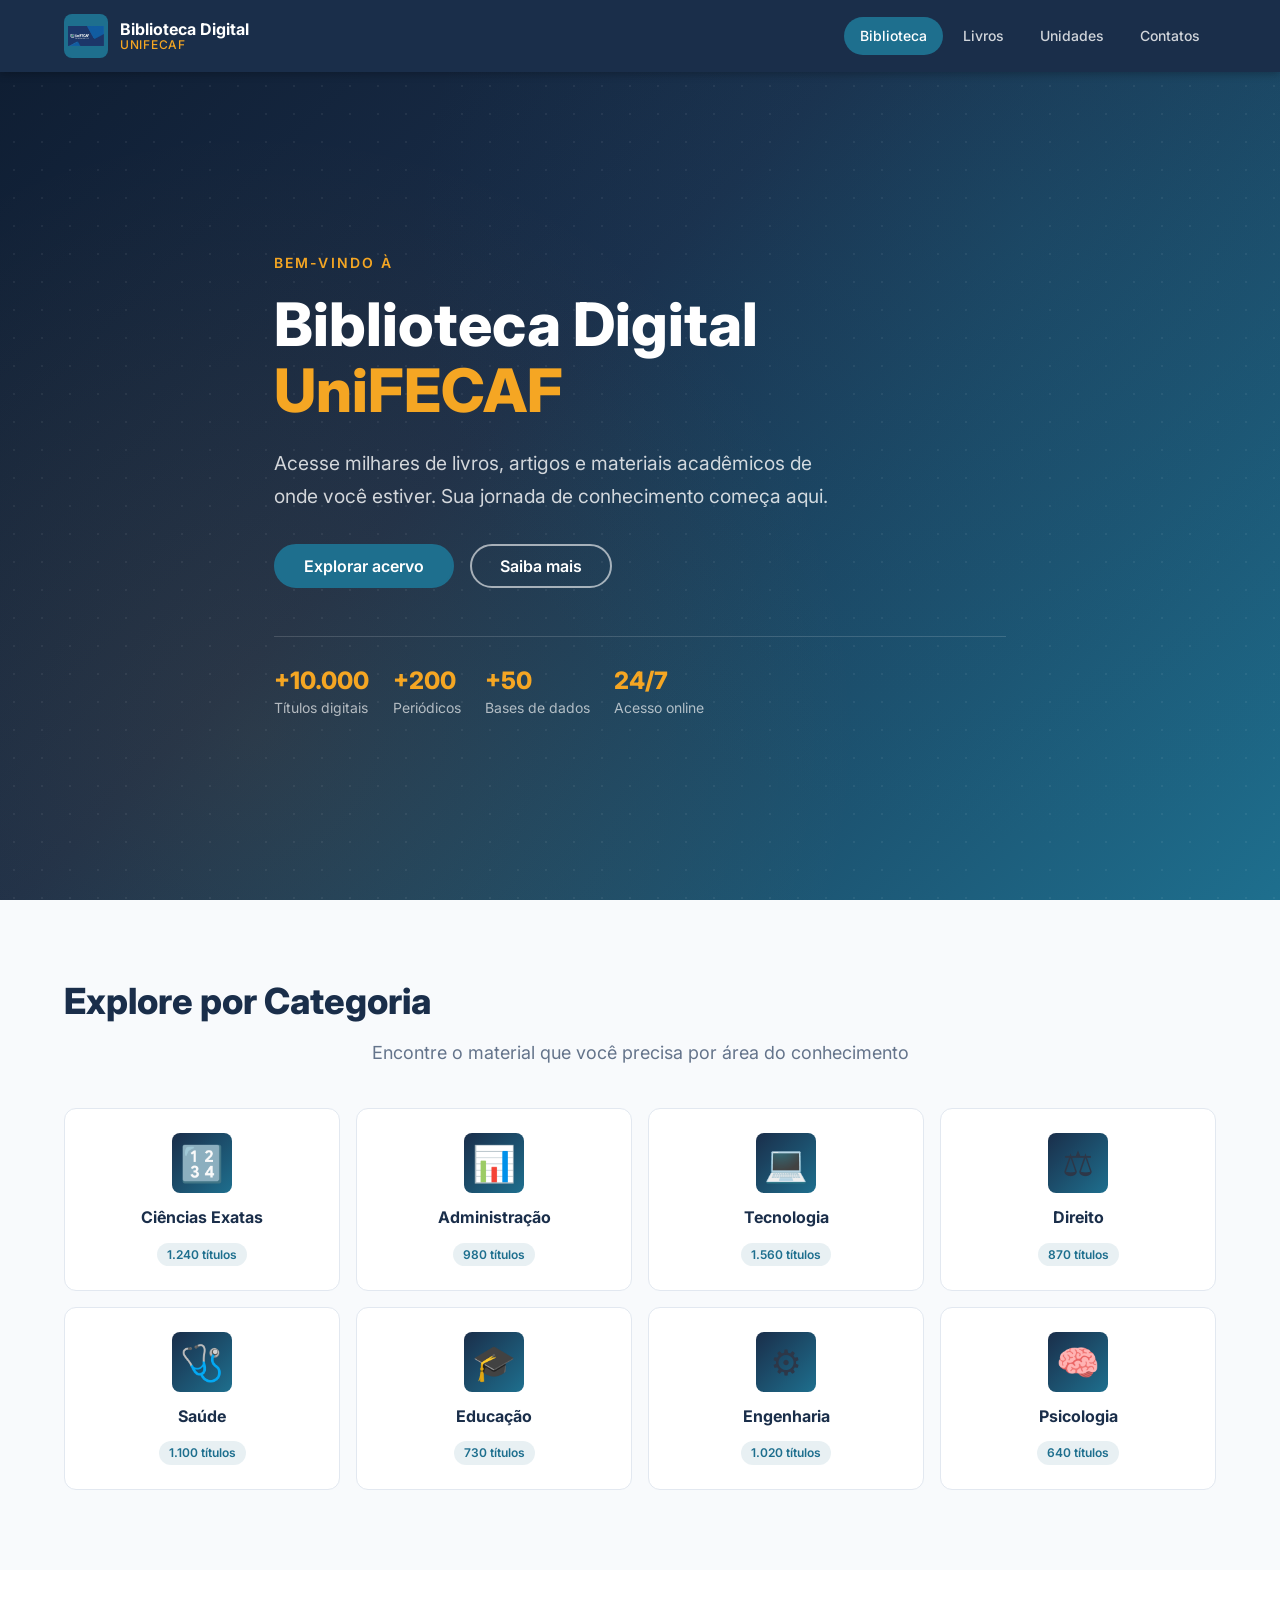
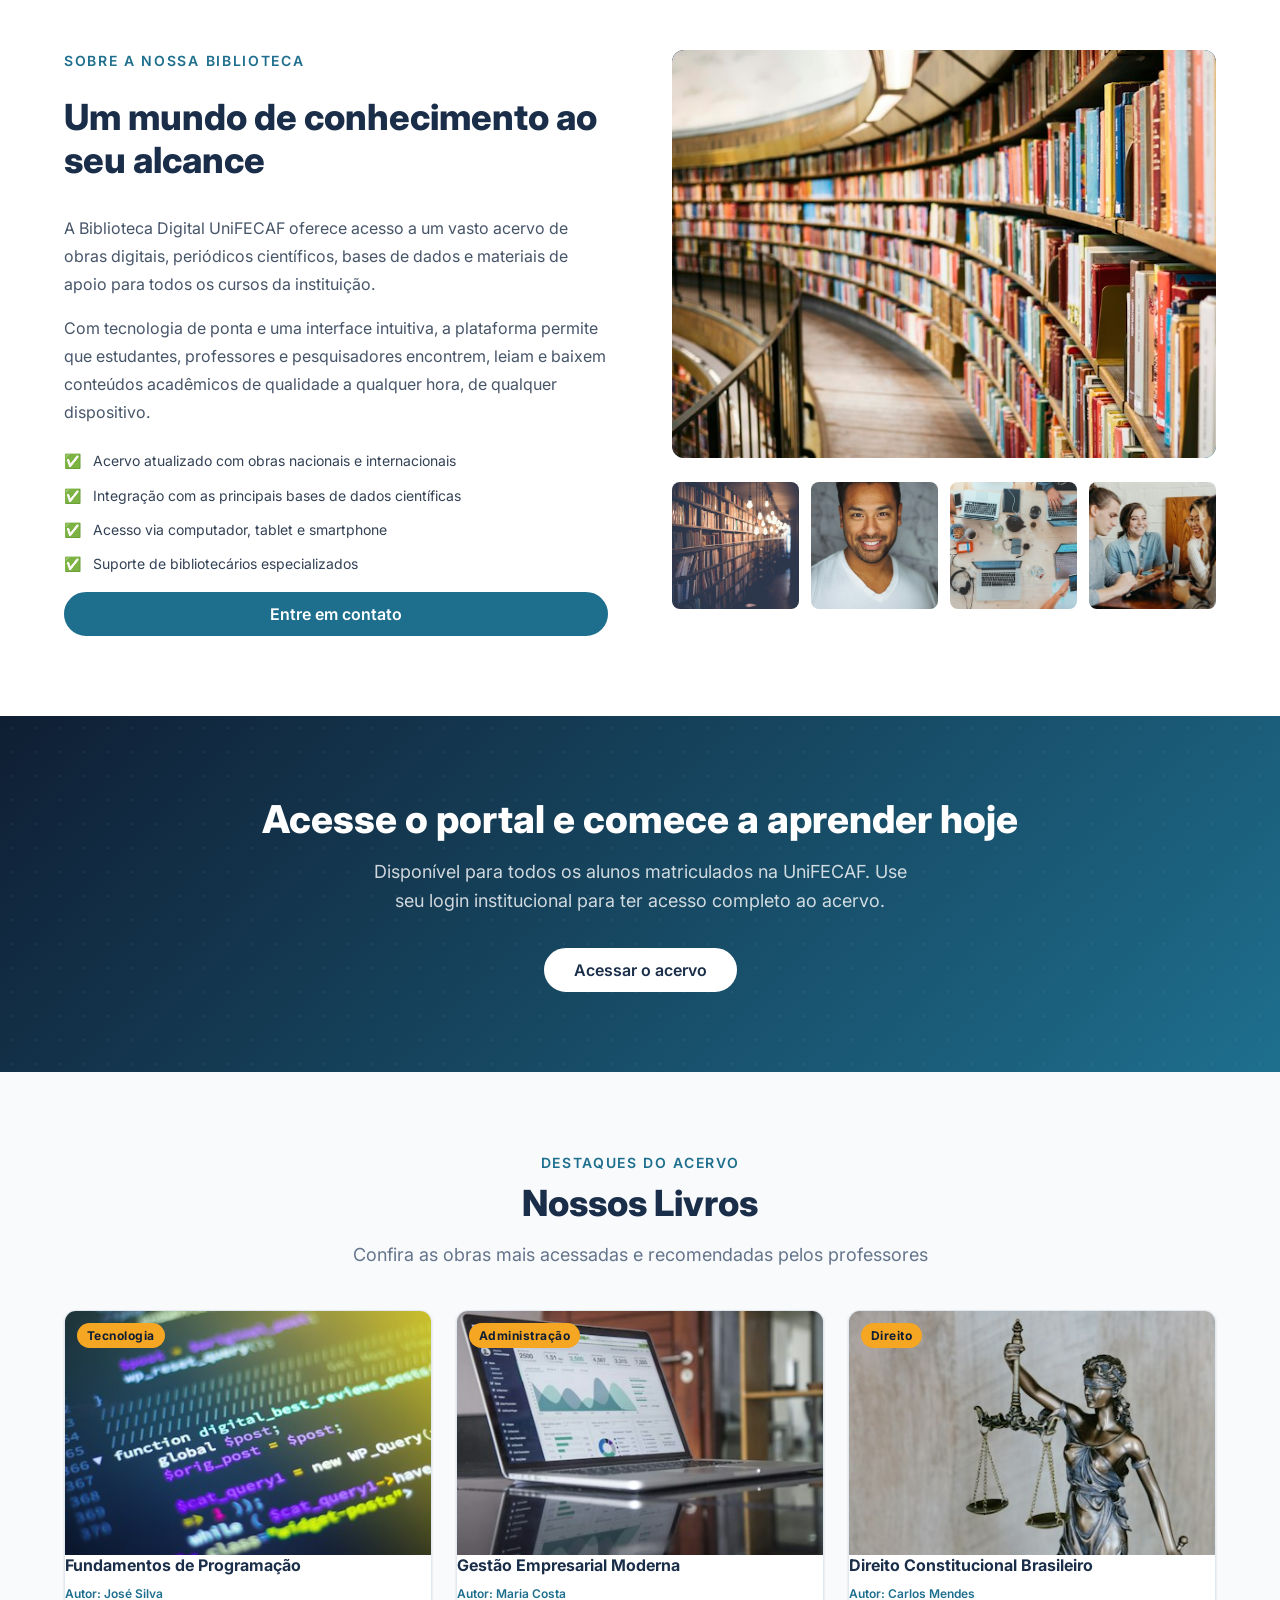
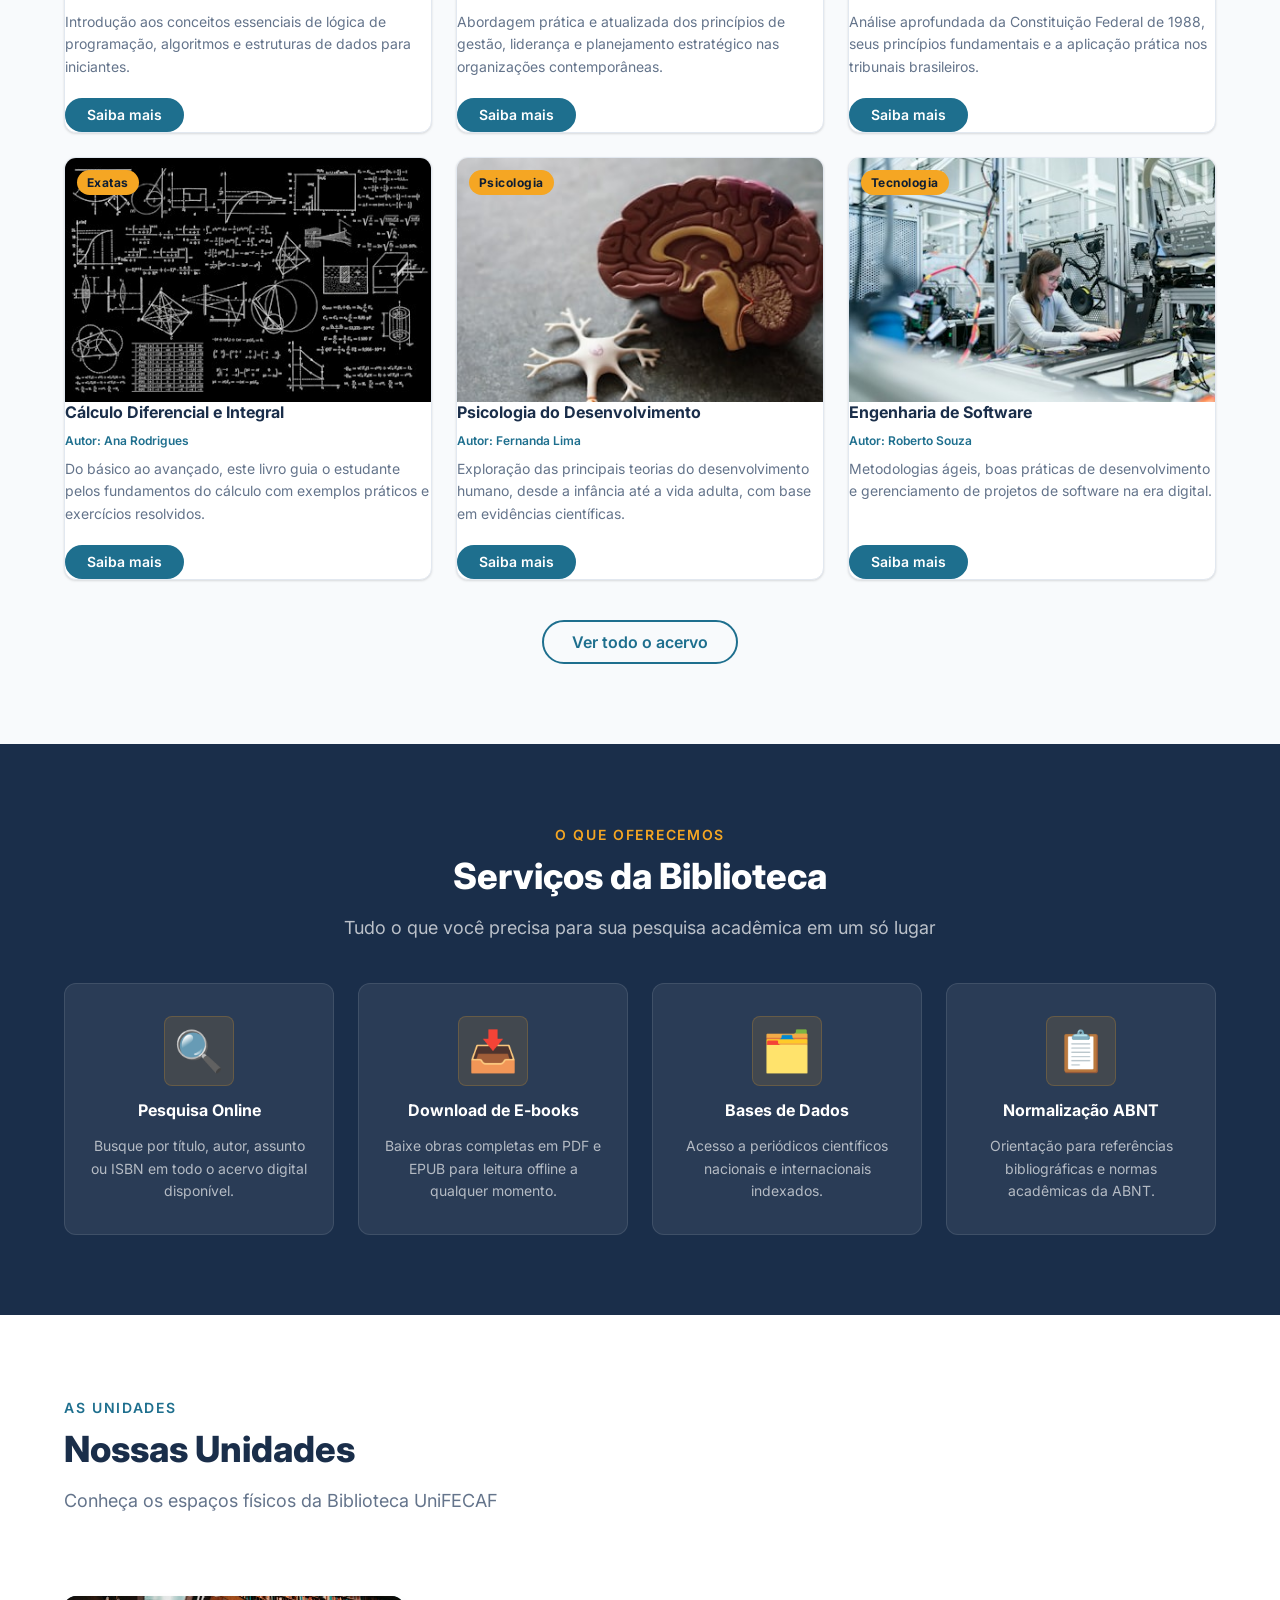
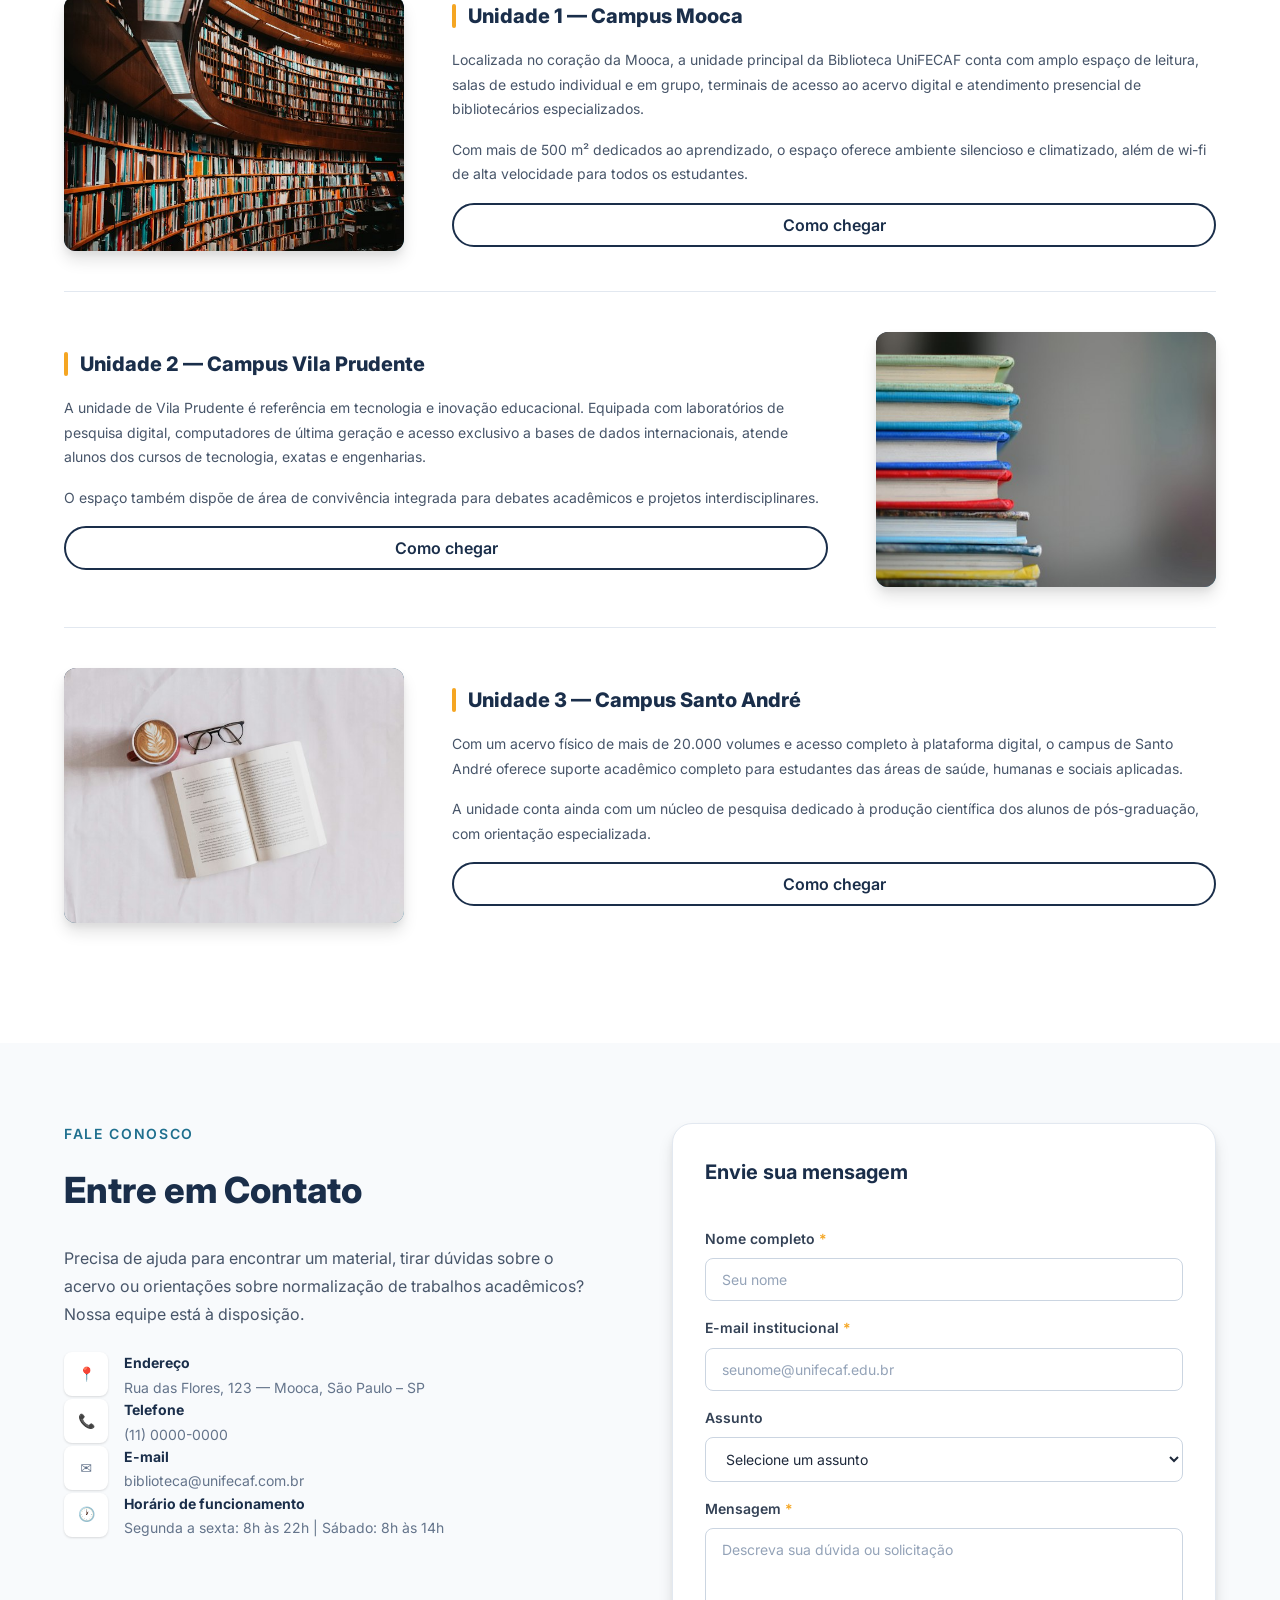
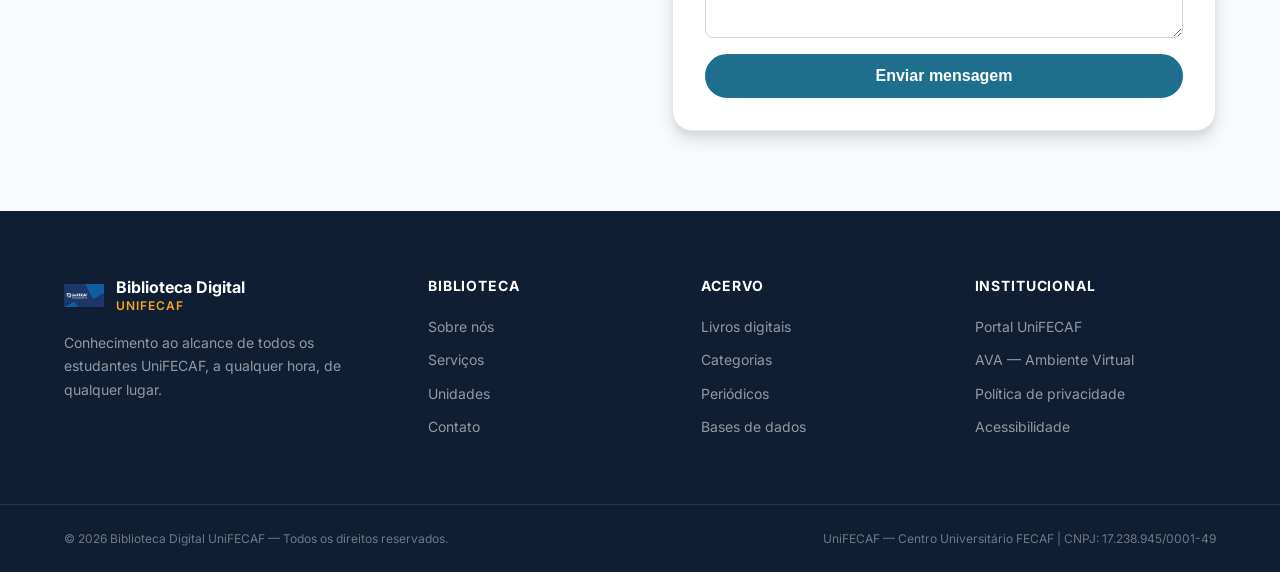
<file: index.html>
﻿<!DOCTYPE html>
<html lang="pt-BR">
<head>
  <meta charset="UTF-8" />
  <meta name="viewport" content="width=device-width, initial-scale=1.0" />
  <meta name="description" content="Biblioteca Digital UniFECAF — Acesso a livros, materiais acadêmicos e conteúdos de apoio à aprendizagem." />
  <title>Biblioteca Digital UniFECAF</title>
  <link rel="stylesheet" href="css/style.css" />
  <!-- Favicon inline SVG -->
  <link rel="icon" href="data:image/svg+xml,<svg xmlns='http://www.w3.org/2000/svg' viewBox='0 0 100 100'><text y='.9em' font-size='90'>📚</text></svg>" />
  <!-- Google Fonts -->
  <link rel="preconnect" href="https://fonts.googleapis.com" />
  <link rel="preconnect" href="https://fonts.gstatic.com" crossorigin />
  <link href="https://fonts.googleapis.com/css2?family=Inter:wght@400;500;600;700;800&display=swap" rel="stylesheet" />
</head>
<body>

  <!-- Skip link acessibilidade -->
  <a class="skip-link" href="#main-content">Pular para o conteúdo principal</a>

  <!-- ========== HEADER / NAV ========== -->
  <header class="header" role="banner">
    <div class="container header__inner">

      <!-- Logo -->
      <a href="#inicio" class="header__logo" aria-label="Biblioteca Digital UniFECAF — Página inicial">
        <div class="logo-mark" aria-hidden="true">
          <img src="assets/imagens/logo-unifecaf.png" alt="Logo UniFECAF" style="width:36px;height:36px;object-fit:contain;border-radius:4px;" />
        </div>
        <div class="logo-text">
          <span class="logo-text__main">Biblioteca Digital</span>
          <span class="logo-text__sub">UniFECAF</span>
        </div>
      </a>

      <!-- Mobile hamburger -->
      <button class="nav-toggle" id="navToggle" aria-controls="mainNav" aria-expanded="false" aria-label="Abrir menu de navegação">
        <span class="nav-toggle__bar"></span>
        <span class="nav-toggle__bar"></span>
        <span class="nav-toggle__bar"></span>
      </button>

      <!-- Navigation -->
      <nav class="nav" id="mainNav" role="navigation" aria-label="Menu principal">
        <ul class="nav__list">
          <li class="nav__item"><a href="#inicio"     class="nav__link">Biblioteca</a></li>
          <li class="nav__item"><a href="#livros"     class="nav__link">Livros</a></li>
          <li class="nav__item"><a href="#unidades"   class="nav__link">Unidades</a></li>
          <li class="nav__item"><a href="#contato"    class="nav__link">Contatos</a></li>
        </ul>
      </nav>

    </div>
  </header>

  <main id="main-content">

    <!-- ========== HERO ========== -->
    <section class="hero" id="inicio" aria-label="Destaque principal">
      <div class="hero__overlay" aria-hidden="true"></div>
      <div class="container hero__content">
        <p class="hero__eyebrow">Bem-vindo à</p>
        <h1 class="hero__title">Biblioteca Digital<br><span>UniFECAF</span></h1>
        <p class="hero__subtitle">
          Acesse milhares de livros, artigos e materiais acadêmicos de onde você estiver.
          Sua jornada de conhecimento começa aqui.
        </p>
        <div class="hero__actions">
          <a href="#livros" class="btn btn--primary">Explorar acervo</a>
          <a href="#sobre"  class="btn btn--outline">Saiba mais</a>
        </div>
        <!-- Stats bar -->
        <div class="hero__stats" aria-label="Números da biblioteca">
          <div class="hero__stat">
            <strong>+10.000</strong>
            <span>Títulos digitais</span>
          </div>
          <div class="hero__stat">
            <strong>+200</strong>
            <span>Periódicos</span>
          </div>
          <div class="hero__stat">
            <strong>+50</strong>
            <span>Bases de dados</span>
          </div>
          <div class="hero__stat">
            <strong>24/7</strong>
            <span>Acesso online</span>
          </div>
        </div>
      </div>
    </section>

    <!-- ========== CATEGORIAS ========== -->
    <section class="categorias" id="categorias" aria-labelledby="categorias-titulo">
      <div class="container">
        <h2 class="section-title" id="categorias-titulo">Explore por Categoria</h2>
        <p class="section-subtitle">Encontre o material que você precisa por área do conhecimento</p>
        <div class="categorias__grid">
          <a href="#livros" class="categoria-card" aria-label="Categoria: Ciências Exatas">
            <div class="categoria-card__icon" aria-hidden="true">🔢</div>
            <h3 class="categoria-card__title">Ciências Exatas</h3>
            <span class="categoria-card__count">1.240 títulos</span>
          </a>
          <a href="#livros" class="categoria-card" aria-label="Categoria: Administração">
            <div class="categoria-card__icon" aria-hidden="true">📊</div>
            <h3 class="categoria-card__title">Administração</h3>
            <span class="categoria-card__count">980 títulos</span>
          </a>
          <a href="#livros" class="categoria-card" aria-label="Categoria: Tecnologia da Informação">
            <div class="categoria-card__icon" aria-hidden="true">💻</div>
            <h3 class="categoria-card__title">Tecnologia</h3>
            <span class="categoria-card__count">1.560 títulos</span>
          </a>
          <a href="#livros" class="categoria-card" aria-label="Categoria: Direito">
            <div class="categoria-card__icon" aria-hidden="true">⚖️</div>
            <h3 class="categoria-card__title">Direito</h3>
            <span class="categoria-card__count">870 títulos</span>
          </a>
          <a href="#livros" class="categoria-card" aria-label="Categoria: Saúde">
            <div class="categoria-card__icon" aria-hidden="true">🩺</div>
            <h3 class="categoria-card__title">Saúde</h3>
            <span class="categoria-card__count">1.100 títulos</span>
          </a>
          <a href="#livros" class="categoria-card" aria-label="Categoria: Educação">
            <div class="categoria-card__icon" aria-hidden="true">🎓</div>
            <h3 class="categoria-card__title">Educação</h3>
            <span class="categoria-card__count">730 títulos</span>
          </a>
          <a href="#livros" class="categoria-card" aria-label="Categoria: Engenharia">
            <div class="categoria-card__icon" aria-hidden="true">⚙️</div>
            <h3 class="categoria-card__title">Engenharia</h3>
            <span class="categoria-card__count">1.020 títulos</span>
          </a>
          <a href="#livros" class="categoria-card" aria-label="Categoria: Psicologia">
            <div class="categoria-card__icon" aria-hidden="true">🧠</div>
            <h3 class="categoria-card__title">Psicologia</h3>
            <span class="categoria-card__count">640 títulos</span>
          </a>
        </div>
      </div>
    </section>

    <!-- ========== SOBRE A BIBLIOTECA ========== -->
    <section class="sobre" id="sobre" aria-labelledby="sobre-titulo">
      <div class="container sobre__grid">
        <!-- Text column -->
        <div class="sobre__text">
          <span class="eyebrow">Sobre a Nossa Biblioteca</span>
          <h2 class="section-title left" id="sobre-titulo">Um mundo de conhecimento ao seu alcance</h2>
          <p>
            A Biblioteca Digital UniFECAF oferece acesso a um vasto acervo de obras digitais,
            periódicos científicos, bases de dados e materiais de apoio para todos os cursos
            da instituição.
          </p>
          <p>
            Com tecnologia de ponta e uma interface intuitiva, a plataforma permite que
            estudantes, professores e pesquisadores encontrem, leiam e baixem conteúdos
            acadêmicos de qualidade a qualquer hora, de qualquer dispositivo.
          </p>
          <ul class="sobre__features" aria-label="Recursos da biblioteca">
            <li>
              <span class="feature-icon" aria-hidden="true">✅</span>
              Acervo atualizado com obras nacionais e internacionais
            </li>
            <li>
              <span class="feature-icon" aria-hidden="true">✅</span>
              Integração com as principais bases de dados científicas
            </li>
            <li>
              <span class="feature-icon" aria-hidden="true">✅</span>
              Acesso via computador, tablet e smartphone
            </li>
            <li>
              <span class="feature-icon" aria-hidden="true">✅</span>
              Suporte de bibliotecários especializados
            </li>
          </ul>
          <a href="#contato" class="btn btn--primary">Entre em contato</a>
        </div>
        <!-- Image column -->
        <div class="sobre__image-block">
          <div class="sobre__image-main">
            <img
              src="assets/imagens/sobre-biblioteca.jpg"
              alt="Estudantes utilizando a biblioteca digital em computadores e tablets"
              loading="lazy"
              onerror="this.style.display='none'; this.parentElement.classList.add('img-placeholder')"
            />
          </div>
          <!-- Mini gallery row -->
          <div class="sobre__gallery" aria-label="Galeria de imagens da biblioteca">
            <div class="gallery-thumb">
              <img
                src="assets/imagens/galeria-1.jpg"
                alt="Espaço de leitura da biblioteca"
                loading="lazy"
                onerror="this.style.display='none'; this.parentElement.classList.add('img-placeholder-sm')"
              />
            </div>
            <div class="gallery-thumb">
              <img
                src="assets/imagens/galeria-2.jpg"
                alt="Acervo físico da biblioteca"
                loading="lazy"
                onerror="this.style.display='none'; this.parentElement.classList.add('img-placeholder-sm')"
              />
            </div>
            <div class="gallery-thumb">
              <img
                src="assets/imagens/galeria-3.jpg"
                alt="Estudante pesquisando na plataforma digital"
                loading="lazy"
                onerror="this.style.display='none'; this.parentElement.classList.add('img-placeholder-sm')"
              />
            </div>
            <div class="gallery-thumb">
              <img
                src="assets/imagens/galeria-4.jpg"
                alt="Sala de estudo em grupo"
                loading="lazy"
                onerror="this.style.display='none'; this.parentElement.classList.add('img-placeholder-sm')"
              />
            </div>
          </div>
        </div>
      </div>
    </section>

    <!-- ========== BANNER CTA ========== -->
    <section class="banner-cta" aria-label="Chamada para acesso ao portal">
      <div class="banner-cta__overlay" aria-hidden="true"></div>
      <div class="container banner-cta__content">
        <h2 class="banner-cta__title">Acesse o portal e comece a aprender hoje</h2>
        <p class="banner-cta__subtitle">
          Disponível para todos os alunos matriculados na UniFECAF.
          Use seu login institucional para ter acesso completo ao acervo.
        </p>
        <a href="#livros" class="btn btn--white">Acessar o acervo</a>
      </div>
    </section>

    <!-- ========== NOSSOS LIVROS ========== -->
    <section class="livros" id="livros" aria-labelledby="livros-titulo">
      <div class="container">
        <span class="eyebrow center">Destaques do Acervo</span>
        <h2 class="section-title center" id="livros-titulo">Nossos Livros</h2>
        <p class="section-subtitle">Confira as obras mais acessadas e recomendadas pelos professores</p>

        <div class="livros__grid">

          <!-- Card 1 -->
          <article class="livro-card" aria-label="Livro: Fundamentos de Programação">
            <div class="livro-card__img">
              <img
                src="assets/imagens/livro-1.jpg"
                alt="Capa do livro Fundamentos de Programação"
                loading="lazy"
                onerror="this.style.display='none'; this.parentElement.classList.add('livro-img-placeholder')"
              />
              <span class="livro-card__badge">Tecnologia</span>
            </div>
            <div class="livro-card__body">
              <h3 class="livro-card__title">Fundamentos de Programação</h3>
              <p class="livro-card__author">Autor: José Silva</p>
              <p class="livro-card__desc">
                Introdução aos conceitos essenciais de lógica de programação,
                algoritmos e estruturas de dados para iniciantes.
              </p>
              <a href="#" class="btn btn--primary btn--sm" aria-label="Saiba mais sobre Fundamentos de Programação">Saiba mais</a>
            </div>
          </article>

          <!-- Card 2 -->
          <article class="livro-card" aria-label="Livro: Gestão Empresarial Moderna">
            <div class="livro-card__img">
              <img
                src="assets/imagens/livro-2.jpg"
                alt="Capa do livro Gestão Empresarial Moderna"
                loading="lazy"
                onerror="this.style.display='none'; this.parentElement.classList.add('livro-img-placeholder')"
              />
              <span class="livro-card__badge">Administração</span>
            </div>
            <div class="livro-card__body">
              <h3 class="livro-card__title">Gestão Empresarial Moderna</h3>
              <p class="livro-card__author">Autor: Maria Costa</p>
              <p class="livro-card__desc">
                Abordagem prática e atualizada dos princípios de gestão,
                liderança e planejamento estratégico nas organizações contemporâneas.
              </p>
              <a href="#" class="btn btn--primary btn--sm" aria-label="Saiba mais sobre Gestão Empresarial Moderna">Saiba mais</a>
            </div>
          </article>

          <!-- Card 3 -->
          <article class="livro-card" aria-label="Livro: Direito Constitucional Brasileiro">
            <div class="livro-card__img">
              <img
                src="assets/imagens/livro-3.jpg"
                alt="Capa do livro Direito Constitucional Brasileiro"
                loading="lazy"
                onerror="this.style.display='none'; this.parentElement.classList.add('livro-img-placeholder')"
              />
              <span class="livro-card__badge">Direito</span>
            </div>
            <div class="livro-card__body">
              <h3 class="livro-card__title">Direito Constitucional Brasileiro</h3>
              <p class="livro-card__author">Autor: Carlos Mendes</p>
              <p class="livro-card__desc">
                Análise aprofundada da Constituição Federal de 1988, seus princípios
                fundamentais e a aplicação prática nos tribunais brasileiros.
              </p>
              <a href="#" class="btn btn--primary btn--sm" aria-label="Saiba mais sobre Direito Constitucional Brasileiro">Saiba mais</a>
            </div>
          </article>

          <!-- Card 4 -->
          <article class="livro-card" aria-label="Livro: Cálculo Diferencial e Integral">
            <div class="livro-card__img">
              <img
                src="assets/imagens/livro-4.jpg"
                alt="Capa do livro Cálculo Diferencial e Integral"
                loading="lazy"
                onerror="this.style.display='none'; this.parentElement.classList.add('livro-img-placeholder')"
              />
              <span class="livro-card__badge">Exatas</span>
            </div>
            <div class="livro-card__body">
              <h3 class="livro-card__title">Cálculo Diferencial e Integral</h3>
              <p class="livro-card__author">Autor: Ana Rodrigues</p>
              <p class="livro-card__desc">
                Do básico ao avançado, este livro guia o estudante pelos fundamentos
                do cálculo com exemplos práticos e exercícios resolvidos.
              </p>
              <a href="#" class="btn btn--primary btn--sm" aria-label="Saiba mais sobre Cálculo Diferencial e Integral">Saiba mais</a>
            </div>
          </article>

          <!-- Card 5 -->
          <article class="livro-card" aria-label="Livro: Psicologia do Desenvolvimento">
            <div class="livro-card__img">
              <img
                src="assets/imagens/livro-5.jpg"
                alt="Capa do livro Psicologia do Desenvolvimento"
                loading="lazy"
                onerror="this.style.display='none'; this.parentElement.classList.add('livro-img-placeholder')"
              />
              <span class="livro-card__badge">Psicologia</span>
            </div>
            <div class="livro-card__body">
              <h3 class="livro-card__title">Psicologia do Desenvolvimento</h3>
              <p class="livro-card__author">Autor: Fernanda Lima</p>
              <p class="livro-card__desc">
                Exploração das principais teorias do desenvolvimento humano,
                desde a infância até a vida adulta, com base em evidências científicas.
              </p>
              <a href="#" class="btn btn--primary btn--sm" aria-label="Saiba mais sobre Psicologia do Desenvolvimento">Saiba mais</a>
            </div>
          </article>

          <!-- Card 6 -->
          <article class="livro-card" aria-label="Livro: Engenharia de Software">
            <div class="livro-card__img">
              <img
                src="assets/imagens/livro-6.jpg"
                alt="Capa do livro Engenharia de Software"
                loading="lazy"
                onerror="this.style.display='none'; this.parentElement.classList.add('livro-img-placeholder')"
              />
              <span class="livro-card__badge">Tecnologia</span>
            </div>
            <div class="livro-card__body">
              <h3 class="livro-card__title">Engenharia de Software</h3>
              <p class="livro-card__author">Autor: Roberto Souza</p>
              <p class="livro-card__desc">
                Metodologias ágeis, boas práticas de desenvolvimento e gerenciamento
                de projetos de software na era digital.
              </p>
              <a href="#" class="btn btn--primary btn--sm" aria-label="Saiba mais sobre Engenharia de Software">Saiba mais</a>
            </div>
          </article>

        </div><!-- /.livros__grid -->

        <div class="livros__cta">
          <a href="#" class="btn btn--secondary">Ver todo o acervo</a>
        </div>

      </div>
    </section>

    <!-- ========== SERVIÇOS ========== -->
    <section class="servicos" id="servicos" aria-labelledby="servicos-titulo">
      <div class="container">
        <span class="eyebrow center">O que oferecemos</span>
        <h2 class="section-title center" id="servicos-titulo">Serviços da Biblioteca</h2>
        <p class="section-subtitle">Tudo o que você precisa para sua pesquisa acadêmica em um só lugar</p>
        <div class="servicos__grid">
          <div class="servico-item">
            <div class="servico-item__icon" aria-hidden="true">🔍</div>
            <h3>Pesquisa Online</h3>
            <p>Busque por título, autor, assunto ou ISBN em todo o acervo digital disponível.</p>
          </div>
          <div class="servico-item">
            <div class="servico-item__icon" aria-hidden="true">📥</div>
            <h3>Download de E-books</h3>
            <p>Baixe obras completas em PDF e EPUB para leitura offline a qualquer momento.</p>
          </div>
          <div class="servico-item">
            <div class="servico-item__icon" aria-hidden="true">🗂️</div>
            <h3>Bases de Dados</h3>
            <p>Acesso a periódicos científicos nacionais e internacionais indexados.</p>
          </div>
          <div class="servico-item">
            <div class="servico-item__icon" aria-hidden="true">📋</div>
            <h3>Normalização ABNT</h3>
            <p>Orientação para referências bibliográficas e normas acadêmicas da ABNT.</p>
          </div>
        </div>
      </div>
    </section>

    <!-- ========== AS UNIDADES ========== -->
    <section class="unidades" id="unidades" aria-labelledby="unidades-titulo">
      <div class="container">
        <span class="eyebrow">As Unidades</span>
        <h2 class="section-title left" id="unidades-titulo">Nossas Unidades</h2>
        <p class="section-subtitle left">Conheça os espaços físicos da Biblioteca UniFECAF</p>

        <!-- Unidade 1 -->
        <article class="unidade-item" aria-label="Unidade 1: Campus Mooca">
          <div class="unidade-item__img">
            <img
              src="assets/imagens/unidade-1.jpg"
              alt="Campus Mooca da UniFECAF — espaço de biblioteca moderno"
              loading="lazy"
              onerror="this.style.display='none'; this.parentElement.classList.add('img-placeholder')"
            />
          </div>
          <div class="unidade-item__text">
            <h3>Unidade 1 — Campus Mooca</h3>
            <p>
              Localizada no coração da Mooca, a unidade principal da Biblioteca UniFECAF
              conta com amplo espaço de leitura, salas de estudo individual e em grupo,
              terminais de acesso ao acervo digital e atendimento presencial de
              bibliotecários especializados.
            </p>
            <p>
              Com mais de 500 m² dedicados ao aprendizado, o espaço oferece ambiente
              silencioso e climatizado, além de wi-fi de alta velocidade para todos os estudantes.
            </p>
            <a href="#contato" class="btn btn--outline-dark">Como chegar</a>
          </div>
        </article>

        <!-- Unidade 2 -->
        <article class="unidade-item unidade-item--reverse" aria-label="Unidade 2: Campus Vila Prudente">
          <div class="unidade-item__img">
            <img
              src="assets/imagens/unidade-2.jpg"
              alt="Campus Vila Prudente da UniFECAF — biblioteca com computadores"
              loading="lazy"
              onerror="this.style.display='none'; this.parentElement.classList.add('img-placeholder')"
            />
          </div>
          <div class="unidade-item__text">
            <h3>Unidade 2 — Campus Vila Prudente</h3>
            <p>
              A unidade de Vila Prudente é referência em tecnologia e inovação educacional.
              Equipada com laboratórios de pesquisa digital, computadores de última geração
              e acesso exclusivo a bases de dados internacionais, atende alunos dos cursos
              de tecnologia, exatas e engenharias.
            </p>
            <p>
              O espaço também dispõe de área de convivência integrada para debates acadêmicos
              e projetos interdisciplinares.
            </p>
            <a href="#contato" class="btn btn--outline-dark">Como chegar</a>
          </div>
        </article>

        <!-- Unidade 3 -->
        <article class="unidade-item" aria-label="Unidade 3: Campus Santo André">
          <div class="unidade-item__img">
            <img
              src="assets/imagens/unidade-3.jpg"
              alt="Campus Santo André da UniFECAF — biblioteca com acervo físico"
              loading="lazy"
              onerror="this.style.display='none'; this.parentElement.classList.add('img-placeholder')"
            />
          </div>
          <div class="unidade-item__text">
            <h3>Unidade 3 — Campus Santo André</h3>
            <p>
              Com um acervo físico de mais de 20.000 volumes e acesso completo à plataforma
              digital, o campus de Santo André oferece suporte acadêmico completo para
              estudantes das áreas de saúde, humanas e sociais aplicadas.
            </p>
            <p>
              A unidade conta ainda com um núcleo de pesquisa dedicado à produção
              científica dos alunos de pós-graduação, com orientação especializada.
            </p>
            <a href="#contato" class="btn btn--outline-dark">Como chegar</a>
          </div>
        </article>

      </div>
    </section>

    <!-- ========== CONTATO ========== -->
    <section class="contato" id="contato" aria-labelledby="contato-titulo">
      <div class="container contato__grid">
        <!-- Info -->
        <div class="contato__info">
          <span class="eyebrow">Fale Conosco</span>
          <h2 class="section-title left" id="contato-titulo">Entre em Contato</h2>
          <p>
            Precisa de ajuda para encontrar um material, tirar dúvidas sobre o acervo
            ou orientações sobre normalização de trabalhos acadêmicos?
            Nossa equipe está à disposição.
          </p>

          <ul class="contato__list" aria-label="Informações de contato">
            <li>
              <span class="contato__icon" aria-hidden="true">📍</span>
              <div>
                <strong>Endereço</strong>
                <span>Rua das Flores, 123 — Mooca, São Paulo – SP</span>
              </div>
            </li>
            <li>
              <span class="contato__icon" aria-hidden="true">📞</span>
              <div>
                <strong>Telefone</strong>
                <a href="tel:+551100000000">(11) 0000-0000</a>
              </div>
            </li>
            <li>
              <span class="contato__icon" aria-hidden="true">✉️</span>
              <div>
                <strong>E-mail</strong>
                <a href="mailto:biblioteca@unifecaf.com.br">biblioteca@unifecaf.com.br</a>
              </div>
            </li>
            <li>
              <span class="contato__icon" aria-hidden="true">🕐</span>
              <div>
                <strong>Horário de funcionamento</strong>
                <span>Segunda a sexta: 8h às 22h | Sábado: 8h às 14h</span>
              </div>
            </li>
          </ul>
        </div>

        <!-- Form -->
        <div class="contato__form-block">
          <form class="contato__form" action="#" method="post" novalidate aria-label="Formulário de contato">
            <h3 class="contato__form-title">Envie sua mensagem</h3>

            <div class="form-group">
              <label for="nome">Nome completo <span aria-hidden="true">*</span></label>
              <input
                type="text"
                id="nome"
                name="nome"
                placeholder="Seu nome"
                required
                autocomplete="name"
                aria-required="true"
              />
            </div>

            <div class="form-group">
              <label for="email">E-mail institucional <span aria-hidden="true">*</span></label>
              <input
                type="email"
                id="email"
                name="email"
                placeholder="seunome@unifecaf.edu.br"
                required
                autocomplete="email"
                aria-required="true"
              />
            </div>

            <div class="form-group">
              <label for="assunto">Assunto</label>
              <select id="assunto" name="assunto" aria-label="Selecione o assunto da mensagem">
                <option value="">Selecione um assunto</option>
                <option value="acervo">Pesquisa de acervo</option>
                <option value="acesso">Acesso à plataforma</option>
                <option value="normas">Normalização ABNT</option>
                <option value="outro">Outro</option>
              </select>
            </div>

            <div class="form-group">
              <label for="mensagem">Mensagem <span aria-hidden="true">*</span></label>
              <textarea
                id="mensagem"
                name="mensagem"
                rows="4"
                placeholder="Descreva sua dúvida ou solicitação"
                required
                aria-required="true"
              ></textarea>
            </div>

            <button type="submit" class="btn btn--primary btn--full">Enviar mensagem</button>
          </form>
        </div>

      </div>
    </section>

  </main>

  <!-- ========== FOOTER ========== -->
  <footer class="footer" role="contentinfo">
    <div class="container footer__inner">
      <div class="footer__brand">
        <div class="footer__logo">
          <img src="assets/imagens/logo-unifecaf.png" alt="Logo UniFECAF" style="width:40px;height:40px;object-fit:contain;border-radius:6px;" />
          <div>
            <strong>Biblioteca Digital</strong>
            <span>UniFECAF</span>
          </div>
        </div>
        <p class="footer__tagline">
          Conhecimento ao alcance de todos os estudantes UniFECAF,
          a qualquer hora, de qualquer lugar.
        </p>
      </div>

      <nav class="footer__nav" aria-label="Links do rodapé">
        <div class="footer__col">
          <h4>Biblioteca</h4>
          <ul>
            <li><a href="#sobre">Sobre nós</a></li>
            <li><a href="#servicos">Serviços</a></li>
            <li><a href="#unidades">Unidades</a></li>
            <li><a href="#contato">Contato</a></li>
          </ul>
        </div>
        <div class="footer__col">
          <h4>Acervo</h4>
          <ul>
            <li><a href="#livros">Livros digitais</a></li>
            <li><a href="#categorias">Categorias</a></li>
            <li><a href="#">Periódicos</a></li>
            <li><a href="#">Bases de dados</a></li>
          </ul>
        </div>
        <div class="footer__col">
          <h4>Institucional</h4>
          <ul>
            <li><a href="https://www.unifecaf.com.br" target="_blank" rel="noopener noreferrer">Portal UniFECAF</a></li>
            <li><a href="#">AVA — Ambiente Virtual</a></li>
            <li><a href="#">Política de privacidade</a></li>
            <li><a href="#">Acessibilidade</a></li>
          </ul>
        </div>
      </nav>
    </div>

    <div class="footer__bottom">
      <div class="container">
        <p>© 2026 Biblioteca Digital UniFECAF — Todos os direitos reservados.</p>
        <p>UniFECAF — Centro Universitário FECAF | CNPJ: 17.238.945/0001-49</p>
      </div>
    </div>
  </footer>

  <!-- ========== BACK TO TOP ========== -->
  <a href="#inicio" class="back-to-top" id="backToTop" aria-label="Voltar ao topo da página">▲</a>

  <!-- ========== SCRIPTS ========== -->
  <script>
    // Mobile nav toggle
    const toggle = document.getElementById('navToggle');
    const nav    = document.getElementById('mainNav');

    toggle.addEventListener('click', () => {
      const isOpen = nav.classList.toggle('nav--open');
      toggle.setAttribute('aria-expanded', isOpen);
    });

    // Close nav when a link is clicked
    nav.querySelectorAll('.nav__link').forEach(link => {
      link.addEventListener('click', () => {
        nav.classList.remove('nav--open');
        toggle.setAttribute('aria-expanded', 'false');
      });
    });

    // Back-to-top button visibility
    const backToTop = document.getElementById('backToTop');
    window.addEventListener('scroll', () => {
      backToTop.classList.toggle('back-to-top--visible', window.scrollY > 400);
    });

    // Active nav link on scroll
    const sections = document.querySelectorAll('section[id]');
    const navLinks = document.querySelectorAll('.nav__link');

    window.addEventListener('scroll', () => {
      let current = '';
      sections.forEach(sec => {
        if (window.scrollY >= sec.offsetTop - 100) current = sec.id;
      });
      navLinks.forEach(link => {
        link.classList.remove('nav__link--active');
        if (link.getAttribute('href') === '#' + current) {
          link.classList.add('nav__link--active');
        }
      });
    });
  </script>

</body>
</html>
</file>
<file: css/style.css>
/* =============================================
   BIBLIOTECA DIGITAL UNIFECAF — style.css
   Versão: 1.0
   Autor: Design Web UniFECAF
   ============================================= */

/* -----------------------------------------------
   1. RESET & BASE
----------------------------------------------- */
*, *::before, *::after {
  box-sizing: border-box;
  margin: 0;
  padding: 0;
}

html {
  scroll-behavior: smooth;
  font-size: 16px;
}

body {
  font-family: 'Inter', system-ui, -apple-system, sans-serif;
  color: #2d3748;
  background-color: #ffffff;
  line-height: 1.6;
  -webkit-font-smoothing: antialiased;
}

img {
  max-width: 100%;
  display: block;
}

a {
  text-decoration: none;
  color: inherit;
  transition: color 0.2s ease;
}

ul, ol {
  list-style: none;
}

/* -----------------------------------------------
   2. CSS CUSTOM PROPERTIES (Design Tokens)
----------------------------------------------- */
:root {
  /* Brand Colors — UniFECAF */
  --color-primary:      #1a2e4a;   /* Navy principal */
  --color-primary-dark: #0f1e33;   /* Navy escuro */
  --color-primary-light:#2a4a76;   /* Navy claro */
  --color-secondary:    #1e6f8e;   /* Teal */
  --color-secondary-light: #2990b8;
  --color-accent:       #f5a623;   /* Dourado/amarelo */
  --color-accent-dark:  #d4891a;

  /* Neutros */
  --color-white:        #ffffff;
  --color-gray-50:      #f8fafc;
  --color-gray-100:     #f1f5f9;
  --color-gray-200:     #e2e8f0;
  --color-gray-300:     #cbd5e1;
  --color-gray-400:     #94a3b8;
  --color-gray-500:     #64748b;
  --color-gray-600:     #475569;
  --color-gray-700:     #334155;
  --color-gray-800:     #1e293b;
  --color-gray-900:     #0f172a;

  /* Typography */
  --font-size-xs:   0.75rem;    /* 12px */
  --font-size-sm:   0.875rem;   /* 14px */
  --font-size-base: 1rem;       /* 16px */
  --font-size-lg:   1.125rem;   /* 18px */
  --font-size-xl:   1.25rem;    /* 20px */
  --font-size-2xl:  1.5rem;     /* 24px */
  --font-size-3xl:  1.875rem;   /* 30px */
  --font-size-4xl:  2.25rem;    /* 36px */
  --font-size-5xl:  3rem;       /* 48px */

  /* Spacing */
  --space-1:  0.25rem;
  --space-2:  0.5rem;
  --space-3:  0.75rem;
  --space-4:  1rem;
  --space-6:  1.5rem;
  --space-8:  2rem;
  --space-10: 2.5rem;
  --space-12: 3rem;
  --space-16: 4rem;
  --space-20: 5rem;
  --space-24: 6rem;

  /* Layout */
  --container-max: 1200px;
  --container-pad: 1.5rem;

  /* Borders */
  --radius-sm:  4px;
  --radius-md:  8px;
  --radius-lg:  12px;
  --radius-xl:  20px;
  --radius-full: 9999px;

  /* Shadows */
  --shadow-sm:  0 1px 3px rgba(0,0,0,.08), 0 1px 2px rgba(0,0,0,.06);
  --shadow-md:  0 4px 6px rgba(0,0,0,.07), 0 2px 4px rgba(0,0,0,.06);
  --shadow-lg:  0 10px 15px rgba(0,0,0,.1), 0 4px 6px rgba(0,0,0,.05);
  --shadow-xl:  0 20px 25px rgba(0,0,0,.1), 0 10px 10px rgba(0,0,0,.04);

  /* Transitions */
  --transition: 0.25s ease;
  --transition-slow: 0.4s ease;

  /* Header height */
  --header-h: 72px;
}

/* -----------------------------------------------
   3. UTILITY CLASSES
----------------------------------------------- */
.container {
  width: 100%;
  max-width: var(--container-max);
  margin-inline: auto;
  padding-inline: var(--container-pad);
}

/* Skip link for screen-readers */
.skip-link {
  position: absolute;
  top: -100%;
  left: var(--space-4);
  background: var(--color-accent);
  color: var(--color-primary);
  padding: var(--space-2) var(--space-4);
  border-radius: var(--radius-md);
  font-weight: 700;
  z-index: 9999;
  transition: top 0.2s;
}
.skip-link:focus { top: var(--space-4); }

/* Eyebrow label */
.eyebrow {
  display: inline-block;
  font-size: var(--font-size-sm);
  font-weight: 600;
  letter-spacing: 0.12em;
  text-transform: uppercase;
  color: var(--color-secondary);
  margin-bottom: var(--space-2);
}
.eyebrow.center { display: block; text-align: center; }

/* Section headings */
.section-title {
  font-size: clamp(1.5rem, 3vw, 2.25rem);
  font-weight: 800;
  color: var(--color-primary);
  line-height: 1.2;
  margin-bottom: var(--space-4);
}
.section-title.center { text-align: center; }
.section-title.left   { text-align: left; }

.section-subtitle {
  font-size: var(--font-size-lg);
  color: var(--color-gray-500);
  margin-bottom: var(--space-10);
  max-width: 600px;
}
.section-subtitle:not(.left) { margin-inline: auto; text-align: center; }
.section-subtitle.left { text-align: left; margin-inline: 0; }

/* -----------------------------------------------
   4. BUTTONS
----------------------------------------------- */
.btn {
  display: inline-flex;
  align-items: center;
  justify-content: center;
  gap: var(--space-2);
  padding: 0.75rem 1.75rem;
  font-size: var(--font-size-base);
  font-weight: 600;
  border-radius: var(--radius-full);
  border: 2px solid transparent;
  cursor: pointer;
  transition: background var(--transition), color var(--transition),
              border-color var(--transition), transform var(--transition),
              box-shadow var(--transition);
  white-space: nowrap;
  line-height: 1;
}

.btn:hover  { transform: translateY(-2px); box-shadow: var(--shadow-md); }
.btn:active { transform: translateY(0); }
.btn:focus-visible {
  outline: 3px solid var(--color-accent);
  outline-offset: 3px;
}

/* Primary */
.btn--primary {
  background: var(--color-secondary);
  color: var(--color-white);
  border-color: var(--color-secondary);
}
.btn--primary:hover {
  background: var(--color-secondary-light);
  border-color: var(--color-secondary-light);
}

/* Secondary (outline teal) */
.btn--secondary {
  background: transparent;
  color: var(--color-secondary);
  border-color: var(--color-secondary);
}
.btn--secondary:hover {
  background: var(--color-secondary);
  color: var(--color-white);
}

/* Outline (white border for dark backgrounds) */
.btn--outline {
  background: transparent;
  color: var(--color-white);
  border-color: rgba(255,255,255,.6);
}
.btn--outline:hover {
  background: rgba(255,255,255,.15);
  border-color: var(--color-white);
}

/* Outline dark */
.btn--outline-dark {
  background: transparent;
  color: var(--color-primary);
  border-color: var(--color-primary);
}
.btn--outline-dark:hover {
  background: var(--color-primary);
  color: var(--color-white);
}

/* White (for dark sections) */
.btn--white {
  background: var(--color-white);
  color: var(--color-primary);
  border-color: var(--color-white);
}
.btn--white:hover {
  background: var(--color-gray-100);
}

/* Sizes */
.btn--sm  { padding: 0.5rem 1.25rem; font-size: var(--font-size-sm); }
.btn--full { width: 100%; }

/* -----------------------------------------------
   5. HEADER
----------------------------------------------- */
.header {
  position: sticky;
  top: 0;
  z-index: 1000;
  background: var(--color-primary);
  height: var(--header-h);
  box-shadow: 0 2px 8px rgba(0,0,0,.25);
}

.header__inner {
  height: 100%;
  display: flex;
  align-items: center;
  justify-content: space-between;
  gap: var(--space-8);
}

/* Logo */
.header__logo {
  display: flex;
  align-items: center;
  gap: var(--space-3);
  flex-shrink: 0;
}
.header__logo:hover .logo-mark { background: var(--color-secondary-light); }

.logo-mark {
  width: 44px;
  height: 44px;
  background: var(--color-secondary);
  border-radius: var(--radius-md);
  display: flex;
  align-items: center;
  justify-content: center;
  font-size: 1.4rem;
  transition: background var(--transition);
  flex-shrink: 0;
}

.logo-text {
  display: flex;
  flex-direction: column;
  line-height: 1.15;
}
.logo-text__main {
  font-size: var(--font-size-base);
  font-weight: 700;
  color: var(--color-white);
}
.logo-text__sub {
  font-size: var(--font-size-xs);
  font-weight: 500;
  color: var(--color-accent);
  letter-spacing: 0.06em;
  text-transform: uppercase;
}

/* Hamburger */
.nav-toggle {
  display: none;
  flex-direction: column;
  gap: 5px;
  background: none;
  border: none;
  cursor: pointer;
  padding: var(--space-2);
  border-radius: var(--radius-sm);
  transition: background var(--transition);
}
.nav-toggle:hover { background: rgba(255,255,255,.1); }
.nav-toggle:focus-visible { outline: 2px solid var(--color-accent); }

.nav-toggle__bar {
  display: block;
  width: 24px;
  height: 2px;
  background: var(--color-white);
  border-radius: 2px;
  transition: transform var(--transition), opacity var(--transition);
}

/* Navigation */
.nav__list {
  display: flex;
  align-items: center;
  gap: var(--space-1);
}

.nav__link {
  display: block;
  padding: 0.5rem 1rem;
  font-size: var(--font-size-sm);
  font-weight: 500;
  color: rgba(255,255,255,.8);
  border-radius: var(--radius-full);
  transition: background var(--transition), color var(--transition);
}
.nav__link:hover,
.nav__link--active {
  background: rgba(255,255,255,.12);
  color: var(--color-white);
}
.nav__link--active {
  background: var(--color-secondary);
}

/* -----------------------------------------------
   6. HERO
----------------------------------------------- */
.hero {
  position: relative;
  min-height: calc(100vh - var(--header-h));
  background:
    linear-gradient(135deg, var(--color-primary-dark) 0%, var(--color-primary) 40%, var(--color-secondary) 100%);
  display: flex;
  align-items: center;
  overflow: hidden;
}

/* Decorative pattern overlay */
.hero::before {
  content: '';
  position: absolute;
  inset: 0;
  background-image:
    radial-gradient(circle at 20% 80%, rgba(245,166,35,.08) 0%, transparent 50%),
    radial-gradient(circle at 80% 20%, rgba(30,111,142,.15) 0%, transparent 50%);
  pointer-events: none;
}

/* Animated dot grid */
.hero::after {
  content: '';
  position: absolute;
  inset: 0;
  background-image: radial-gradient(rgba(255,255,255,.06) 1px, transparent 1px);
  background-size: 28px 28px;
  pointer-events: none;
}

.hero__overlay { display: none; }

.hero__content {
  position: relative;
  z-index: 1;
  padding-block: var(--space-20);
  max-width: 780px;
}

.hero__eyebrow {
  font-size: var(--font-size-sm);
  font-weight: 600;
  letter-spacing: 0.15em;
  text-transform: uppercase;
  color: var(--color-accent);
  margin-bottom: var(--space-4);
}

.hero__title {
  font-size: clamp(2.2rem, 5vw, 3.75rem);
  font-weight: 800;
  color: var(--color-white);
  line-height: 1.1;
  margin-bottom: var(--space-6);
}
.hero__title span {
  color: var(--color-accent);
}

.hero__subtitle {
  font-size: clamp(1rem, 2vw, 1.2rem);
  color: rgba(255,255,255,.8);
  max-width: 560px;
  margin-bottom: var(--space-8);
  line-height: 1.7;
}

.hero__actions {
  display: flex;
  flex-wrap: wrap;
  gap: var(--space-4);
  margin-bottom: var(--space-12);
}

/* Stats bar */
.hero__stats {
  display: flex;
  flex-wrap: wrap;
  gap: var(--space-6);
  padding-top: var(--space-8);
  border-top: 1px solid rgba(255,255,255,.15);
}

.hero__stat {
  display: flex;
  flex-direction: column;
  gap: var(--space-1);
}
.hero__stat strong {
  font-size: var(--font-size-2xl);
  font-weight: 800;
  color: var(--color-accent);
  line-height: 1;
}
.hero__stat span {
  font-size: var(--font-size-sm);
  color: rgba(255,255,255,.65);
}

/* -----------------------------------------------
   7. CATEGORIAS
----------------------------------------------- */
.categorias {
  padding-block: var(--space-20);
  background: var(--color-gray-50);
}

.categorias__grid {
  display: grid;
  grid-template-columns: repeat(4, 1fr);
  gap: var(--space-4);
}

.categoria-card {
  display: flex;
  flex-direction: column;
  align-items: center;
  text-align: center;
  gap: var(--space-3);
  padding: var(--space-6) var(--space-4);
  background: var(--color-white);
  border: 1px solid var(--color-gray-200);
  border-radius: var(--radius-lg);
  transition: transform var(--transition), box-shadow var(--transition),
              border-color var(--transition);
  cursor: pointer;
}
.categoria-card:hover {
  transform: translateY(-4px);
  box-shadow: var(--shadow-lg);
  border-color: var(--color-secondary);
}
.categoria-card:focus-visible {
  outline: 3px solid var(--color-accent);
  outline-offset: 2px;
}

.categoria-card__icon {
  font-size: 2.2rem;
  width: 60px;
  height: 60px;
  background: linear-gradient(135deg, var(--color-primary) 0%, var(--color-secondary) 100%);
  border-radius: var(--radius-md);
  display: flex;
  align-items: center;
  justify-content: center;
}

.categoria-card__title {
  font-size: var(--font-size-base);
  font-weight: 700;
  color: var(--color-primary);
}

.categoria-card__count {
  font-size: var(--font-size-xs);
  color: var(--color-secondary);
  font-weight: 600;
  background: rgba(30,111,142,.1);
  padding: 2px 10px;
  border-radius: var(--radius-full);
}

/* -----------------------------------------------
   8. SOBRE
----------------------------------------------- */
.sobre {
  padding-block: var(--space-20);
  background: var(--color-white);
}

.sobre__grid {
  display: grid;
  grid-template-columns: 1fr 1fr;
  gap: var(--space-16);
  align-items: start;
}

.sobre__text {
  display: flex;
  flex-direction: column;
  gap: var(--space-4);
}

.sobre__text p {
  color: var(--color-gray-600);
  line-height: 1.75;
}

.sobre__features {
  display: flex;
  flex-direction: column;
  gap: var(--space-3);
  margin-top: var(--space-2);
}

.sobre__features li {
  display: flex;
  align-items: flex-start;
  gap: var(--space-3);
  font-size: var(--font-size-sm);
  color: var(--color-gray-700);
}

.feature-icon { flex-shrink: 0; }

/* Image block column */
.sobre__image-block {
  display: flex;
  flex-direction: column;
  gap: var(--space-3);
}

/* Main image */
.sobre__image-main {
  width: 100%;
  aspect-ratio: 4/3;
  border-radius: var(--radius-lg);
  overflow: hidden;
  background: linear-gradient(135deg, var(--color-primary) 0%, var(--color-secondary) 100%);
  margin-bottom: var(--space-3);
}
.sobre__image-main img {
  width: 100%;
  height: 100%;
  object-fit: cover;
  border-radius: var(--radius-lg);
}

/* Gallery row */
.sobre__gallery {
  display: grid;
  grid-template-columns: repeat(4, 1fr);
  gap: var(--space-3);
}

.gallery-thumb {
  aspect-ratio: 1;
  border-radius: var(--radius-md);
  overflow: hidden;
  background: linear-gradient(135deg, var(--color-primary-light) 0%, var(--color-secondary) 100%);
}
.gallery-thumb img {
  width: 100%;
  height: 100%;
  object-fit: cover;
  transition: transform var(--transition-slow);
}
.gallery-thumb:hover img { transform: scale(1.05); }

/* Placeholder states (when images are missing) */
.img-placeholder,
.img-placeholder-sm {
  display: flex !important;
  align-items: center;
  justify-content: center;
}
.img-placeholder::after  { content: '🖼'; font-size: 3rem; opacity: .5; }
.img-placeholder-sm::after { content: '🖼'; font-size: 1.5rem; opacity: .5; }

/* -----------------------------------------------
   9. BANNER CTA
----------------------------------------------- */
.banner-cta {
  position: relative;
  padding-block: var(--space-20);
  background:
    linear-gradient(135deg, var(--color-primary-dark) 0%, var(--color-secondary) 100%);
  overflow: hidden;
  text-align: center;
}

.banner-cta::before {
  content: '';
  position: absolute;
  inset: 0;
  background-image: radial-gradient(rgba(255,255,255,.05) 1px, transparent 1px);
  background-size: 24px 24px;
  pointer-events: none;
}

.banner-cta__overlay { display: none; }

.banner-cta__content {
  position: relative;
  z-index: 1;
}

.banner-cta__title {
  font-size: clamp(1.5rem, 3vw, 2.5rem);
  font-weight: 800;
  color: var(--color-white);
  margin-bottom: var(--space-4);
  line-height: 1.2;
}

.banner-cta__subtitle {
  font-size: var(--font-size-lg);
  color: rgba(255,255,255,.8);
  max-width: 560px;
  margin-inline: auto;
  margin-bottom: var(--space-8);
  line-height: 1.6;
}

/* -----------------------------------------------
   10. NOSSOS LIVROS
----------------------------------------------- */
.livros {
  padding-block: var(--space-20);
  background: var(--color-gray-50);
}

.livros__grid {
  display: grid;
  grid-template-columns: repeat(3, 1fr);
  gap: var(--space-6);
}

.livro-card {
  background: var(--color-white);
  border-radius: var(--radius-lg);
  overflow: hidden;
  box-shadow: var(--shadow-sm);
  border: 1px solid var(--color-gray-200);
  display: flex;
  flex-direction: column;
  transition: transform var(--transition), box-shadow var(--transition);
}
.livro-card:hover {
  transform: translateY(-6px);
  box-shadow: var(--shadow-xl);
}

.livro-card__img {
  position: relative;
  aspect-ratio: 3/2;
  overflow: hidden;
  background: linear-gradient(135deg, var(--color-primary) 0%, var(--color-secondary) 100%);
}
.livro-card__img img {
  width: 100%;
  height: 100%;
  object-fit: cover;
  transition: transform var(--transition-slow);
}
.livro-card:hover .livro-card__img img { transform: scale(1.04); }

.livro-img-placeholder {
  min-height: 160px;
  display: flex !important;
  align-items: center;
  justify-content: center;
}
.livro-img-placeholder::after { content: '📖'; font-size: 3rem; opacity: .7; }

.livro-card__badge {
  position: absolute;
  top: var(--space-3);
  left: var(--space-3);
  background: var(--color-accent);
  color: var(--color-primary-dark);
  font-size: var(--font-size-xs);
  font-weight: 700;
  padding: 3px 10px;
  border-radius: var(--radius-full);
  letter-spacing: 0.04em;
}

.livro-card__body {
  padding: var(--space-5);
  display: flex;
  flex-direction: column;
  gap: var(--space-2);
  flex: 1;
}

.livro-card__title {
  font-size: var(--font-size-base);
  font-weight: 700;
  color: var(--color-primary);
  line-height: 1.3;
}

.livro-card__author {
  font-size: var(--font-size-xs);
  color: var(--color-secondary);
  font-weight: 600;
}

.livro-card__desc {
  font-size: var(--font-size-sm);
  color: var(--color-gray-500);
  line-height: 1.6;
  flex: 1;
}

.livro-card__body .btn {
  margin-top: var(--space-3);
  align-self: flex-start;
}

.livros__cta {
  text-align: center;
  margin-top: var(--space-10);
}

/* -----------------------------------------------
   11. SERVIÇOS
----------------------------------------------- */
.servicos {
  padding-block: var(--space-20);
  background: var(--color-primary);
}

.servicos .eyebrow  { color: var(--color-accent); }
.servicos .section-title { color: var(--color-white); }
.servicos .section-subtitle { color: rgba(255,255,255,.7); }

.servicos__grid {
  display: grid;
  grid-template-columns: repeat(4, 1fr);
  gap: var(--space-6);
}

.servico-item {
  background: rgba(255,255,255,.07);
  border: 1px solid rgba(255,255,255,.1);
  border-radius: var(--radius-lg);
  padding: var(--space-8) var(--space-6);
  text-align: center;
  display: flex;
  flex-direction: column;
  align-items: center;
  gap: var(--space-3);
  transition: background var(--transition), border-color var(--transition),
              transform var(--transition);
}
.servico-item:hover {
  background: rgba(255,255,255,.12);
  border-color: var(--color-accent);
  transform: translateY(-4px);
}

.servico-item__icon {
  font-size: 2.5rem;
  width: 70px;
  height: 70px;
  background: rgba(245,166,35,.12);
  border-radius: var(--radius-md);
  display: flex;
  align-items: center;
  justify-content: center;
  border: 1px solid rgba(245,166,35,.2);
}

.servico-item h3 {
  font-size: var(--font-size-base);
  font-weight: 700;
  color: var(--color-white);
}

.servico-item p {
  font-size: var(--font-size-sm);
  color: rgba(255,255,255,.65);
  line-height: 1.6;
}

/* -----------------------------------------------
   12. UNIDADES
----------------------------------------------- */
.unidades {
  padding-block: var(--space-20);
  background: var(--color-white);
}

.unidade-item {
  display: grid;
  grid-template-columns: 340px 1fr;
  gap: var(--space-12);
  align-items: center;
  padding-block: var(--space-10);
  border-bottom: 1px solid var(--color-gray-200);
}
.unidade-item:last-child { border-bottom: none; }

/* Alternate layout: image on right */
.unidade-item--reverse {
  grid-template-columns: 1fr 340px;
}
.unidade-item--reverse .unidade-item__img { order: 2; }
.unidade-item--reverse .unidade-item__text { order: 1; }

.unidade-item__img {
  width: 100%;
  aspect-ratio: 4/3;
  border-radius: var(--radius-lg);
  overflow: hidden;
  background: linear-gradient(135deg, var(--color-primary) 0%, var(--color-secondary) 100%);
  box-shadow: var(--shadow-lg);
}
.unidade-item__img img {
  width: 100%;
  height: 100%;
  object-fit: cover;
}

.unidade-item__text {
  display: flex;
  flex-direction: column;
  gap: var(--space-4);
}

.unidade-item__text h3 {
  font-size: var(--font-size-xl);
  font-weight: 800;
  color: var(--color-primary);
  position: relative;
  padding-left: var(--space-4);
}
.unidade-item__text h3::before {
  content: '';
  position: absolute;
  left: 0;
  top: 4px;
  bottom: 4px;
  width: 4px;
  background: var(--color-accent);
  border-radius: 2px;
}

.unidade-item__text p {
  color: var(--color-gray-600);
  line-height: 1.75;
  font-size: var(--font-size-sm);
}

/* -----------------------------------------------
   13. CONTATO
----------------------------------------------- */
.contato {
  padding-block: var(--space-20);
  background: var(--color-gray-50);
}

.contato__grid {
  display: grid;
  grid-template-columns: 1fr 1fr;
  gap: var(--space-16);
  align-items: start;
}

.contato__info {
  display: flex;
  flex-direction: column;
  gap: var(--space-4);
}

.contato__info > p {
  color: var(--color-gray-600);
  line-height: 1.75;
}

.contato__list {
  display: flex;
  flex-direction: column;
  gap: var(--space-5);
  margin-top: var(--space-2);
}

.contato__list li {
  display: flex;
  align-items: flex-start;
  gap: var(--space-4);
}

.contato__icon {
  font-size: 1.4rem;
  width: 44px;
  height: 44px;
  min-width: 44px;
  background: var(--color-white);
  border-radius: var(--radius-md);
  box-shadow: var(--shadow-sm);
  display: inline-flex;
  align-items: center;
  justify-content: center;
  flex-shrink: 0;
}

.contato__list li div {
  display: flex;
  flex-direction: column;
  gap: 2px;
}

.contato__list li strong {
  font-size: var(--font-size-sm);
  font-weight: 700;
  color: var(--color-primary);
}

.contato__list li span,
.contato__list li a {
  font-size: var(--font-size-sm);
  color: var(--color-gray-500);
}

.contato__list li a:hover { color: var(--color-secondary); }

/* Form */
.contato__form-block {
  background: var(--color-white);
  border-radius: var(--radius-xl);
  padding: var(--space-8);
  box-shadow: var(--shadow-lg);
  border: 1px solid var(--color-gray-200);
}

.contato__form-title {
  font-size: var(--font-size-xl);
  font-weight: 700;
  color: var(--color-primary);
  margin-bottom: var(--space-6);
}

.contato__form {
  display: flex;
  flex-direction: column;
  gap: var(--space-4);
}

.form-group {
  display: flex;
  flex-direction: column;
  gap: var(--space-2);
}

.form-group label {
  font-size: var(--font-size-sm);
  font-weight: 600;
  color: var(--color-gray-700);
}

.form-group label span { color: var(--color-accent); }

.form-group input,
.form-group select,
.form-group textarea {
  padding: 0.75rem 1rem;
  border: 1.5px solid var(--color-gray-300);
  border-radius: var(--radius-md);
  font-size: var(--font-size-sm);
  font-family: inherit;
  color: var(--color-gray-800);
  background: var(--color-white);
  transition: border-color var(--transition), box-shadow var(--transition);
  width: 100%;
}

.form-group input:focus,
.form-group select:focus,
.form-group textarea:focus {
  outline: none;
  border-color: var(--color-secondary);
  box-shadow: 0 0 0 3px rgba(30,111,142,.15);
}

.form-group input::placeholder,
.form-group textarea::placeholder { color: var(--color-gray-400); }

.form-group textarea { resize: vertical; min-height: 110px; }

/* -----------------------------------------------
   14. FOOTER
----------------------------------------------- */
.footer {
  background: var(--color-primary-dark);
  color: rgba(255,255,255,.75);
}

.footer__inner {
  padding-block: var(--space-16);
  display: grid;
  grid-template-columns: 300px 1fr;
  gap: var(--space-16);
  align-items: start;
}

.footer__logo {
  display: flex;
  align-items: center;
  gap: var(--space-3);
  margin-bottom: var(--space-4);
}

.footer__logo span { font-size: 1.6rem; }

.footer__logo div {
  display: flex;
  flex-direction: column;
  line-height: 1.3;
}

.footer__logo strong {
  font-size: var(--font-size-base);
  font-weight: 700;
  color: var(--color-white);
}

.footer__logo span:last-child,
.footer__logo div span {
  font-size: var(--font-size-xs);
  color: var(--color-accent);
  font-weight: 600;
  letter-spacing: 0.08em;
  text-transform: uppercase;
}

.footer__tagline {
  font-size: var(--font-size-sm);
  line-height: 1.65;
  color: rgba(255,255,255,.55);
}

.footer__nav {
  display: grid;
  grid-template-columns: repeat(3, 1fr);
  gap: var(--space-8);
}

.footer__col h4 {
  font-size: var(--font-size-sm);
  font-weight: 700;
  color: var(--color-white);
  letter-spacing: 0.06em;
  text-transform: uppercase;
  margin-bottom: var(--space-4);
}

.footer__col ul {
  display: flex;
  flex-direction: column;
  gap: var(--space-2);
}

.footer__col a {
  font-size: var(--font-size-sm);
  color: rgba(255,255,255,.55);
  transition: color var(--transition);
}
.footer__col a:hover { color: var(--color-accent); }

.footer__bottom {
  border-top: 1px solid rgba(255,255,255,.1);
  padding-block: var(--space-6);
}

.footer__bottom .container {
  display: flex;
  flex-wrap: wrap;
  justify-content: space-between;
  gap: var(--space-2);
}

.footer__bottom p {
  font-size: var(--font-size-xs);
  color: rgba(255,255,255,.4);
}

/* -----------------------------------------------
   15. BACK TO TOP
----------------------------------------------- */
.back-to-top {
  position: fixed;
  bottom: var(--space-6);
  right: var(--space-6);
  width: 44px;
  height: 44px;
  background: var(--color-secondary);
  color: var(--color-white);
  border-radius: var(--radius-full);
  display: flex;
  align-items: center;
  justify-content: center;
  font-size: var(--font-size-sm);
  box-shadow: var(--shadow-lg);
  opacity: 0;
  pointer-events: none;
  transform: translateY(12px);
  transition: opacity var(--transition), transform var(--transition);
  z-index: 900;
}
.back-to-top--visible {
  opacity: 1;
  pointer-events: auto;
  transform: translateY(0);
}
.back-to-top:hover {
  background: var(--color-secondary-light);
  transform: translateY(-2px);
}
.back-to-top:focus-visible {
  outline: 3px solid var(--color-accent);
  outline-offset: 3px;
}

/* -----------------------------------------------
   16. RESPONSIVE — TABLET (max 1024px)
----------------------------------------------- */
@media (max-width: 1024px) {
  :root { --container-pad: 1.25rem; }

  .categorias__grid    { grid-template-columns: repeat(4, 1fr); }
  .livros__grid        { grid-template-columns: repeat(2, 1fr); }
  .servicos__grid      { grid-template-columns: repeat(2, 1fr); }

  .sobre__grid {
    grid-template-columns: 1fr;
    gap: var(--space-10);
  }

  .unidade-item,
  .unidade-item--reverse {
    grid-template-columns: 1fr;
  }
  .unidade-item--reverse .unidade-item__img  { order: unset; }
  .unidade-item--reverse .unidade-item__text { order: unset; }

  .contato__grid {
    grid-template-columns: 1fr;
    gap: var(--space-10);
  }

  .footer__inner {
    grid-template-columns: 1fr;
    gap: var(--space-10);
  }
  .footer__nav { grid-template-columns: repeat(3, 1fr); }
}

/* -----------------------------------------------
   17. RESPONSIVE — MOBILE (max 768px)
----------------------------------------------- */
@media (max-width: 768px) {
  :root {
    --header-h: 64px;
    --container-pad: 1rem;
  }

  /* ---- Header / Nav ---- */
  .nav-toggle { display: flex; }

  .nav {
    position: absolute;
    top: var(--header-h);
    left: 0;
    right: 0;
    background: var(--color-primary-dark);
    padding: var(--space-4) var(--space-4) var(--space-6);
    transform: translateY(-110%);
    opacity: 0;
    pointer-events: none;
    transition: transform var(--transition), opacity var(--transition);
    z-index: 999;
    box-shadow: 0 8px 24px rgba(0,0,0,.3);
  }
  .nav--open {
    transform: translateY(0);
    opacity: 1;
    pointer-events: auto;
  }
  .nav__list {
    flex-direction: column;
    align-items: stretch;
    gap: var(--space-1);
  }
  .nav__link {
    padding: 0.75rem 1.25rem;
    border-radius: var(--radius-md);
    font-size: var(--font-size-base);
  }

  /* ---- Hero ---- */
  .hero {
    min-height: auto;
  }
  .hero__content { padding-block: var(--space-16) var(--space-12); }

  .hero__actions {
    flex-direction: column;
    align-items: flex-start;
    gap: var(--space-3);
  }
  .hero__actions .btn { width: 100%; justify-content: center; }

  .hero__stats {
    gap: var(--space-6);
  }
  .hero__stat strong { font-size: var(--font-size-xl); }

  /* ---- Categorias ---- */
  .categorias__grid { grid-template-columns: repeat(2, 1fr); }

  /* ---- Sobre ---- */
  .sobre__gallery { grid-template-columns: repeat(2, 1fr); }

  /* ---- Livros ---- */
  .livros__grid { grid-template-columns: 1fr; }

  /* ---- Serviços ---- */
  .servicos__grid { grid-template-columns: 1fr; }

  /* ---- Unidades ---- */
  .unidade-item,
  .unidade-item--reverse {
    grid-template-columns: 1fr;
    gap: var(--space-6);
  }

  /* ---- Contato ---- */
  .contato__form-block { padding: var(--space-6); }

  /* ---- Footer ---- */
  .footer__nav { grid-template-columns: 1fr 1fr; gap: var(--space-6); }
  .footer__bottom .container { flex-direction: column; text-align: center; }

  /* ---- Back to top ---- */
  .back-to-top { bottom: var(--space-4); right: var(--space-4); }
}

/* -----------------------------------------------
   18. RESPONSIVE — SMALL MOBILE (max 480px)
----------------------------------------------- */
@media (max-width: 480px) {
  .logo-text__main { font-size: var(--font-size-sm); }
  .logo-text__sub  { display: none; }

  .hero__stats { gap: var(--space-4); }

  .categorias__grid { grid-template-columns: 1fr 1fr; gap: var(--space-3); }

  .categoria-card { padding: var(--space-4) var(--space-3); }
  .categoria-card__icon { width: 48px; height: 48px; font-size: 1.6rem; }

  .footer__nav { grid-template-columns: 1fr; gap: var(--space-6); }
}

/* -----------------------------------------------
   19. ACCESSIBILITY & FOCUS STYLES
----------------------------------------------- */
:focus-visible {
  outline: 3px solid var(--color-accent);
  outline-offset: 3px;
}

/* Reduced motion */
@media (prefers-reduced-motion: reduce) {
  *, *::before, *::after {
    animation-duration: .01ms !important;
    transition-duration: .01ms !important;
  }
  html { scroll-behavior: auto; }
}

/* High contrast mode support */
@media (forced-colors: active) {
  .btn { border: 2px solid ButtonText; }
  .nav__link--active { forced-color-adjust: none; }
}

/* Print styles */
@media print {
  .header, .back-to-top, .hero__actions, .contato__form-block { display: none; }
  body { color: #000; background: #fff; }
  .hero { min-height: auto; background: #fff; }
  .hero__title, .hero__subtitle, .hero__eyebrow { color: #000; }
}
</file>
